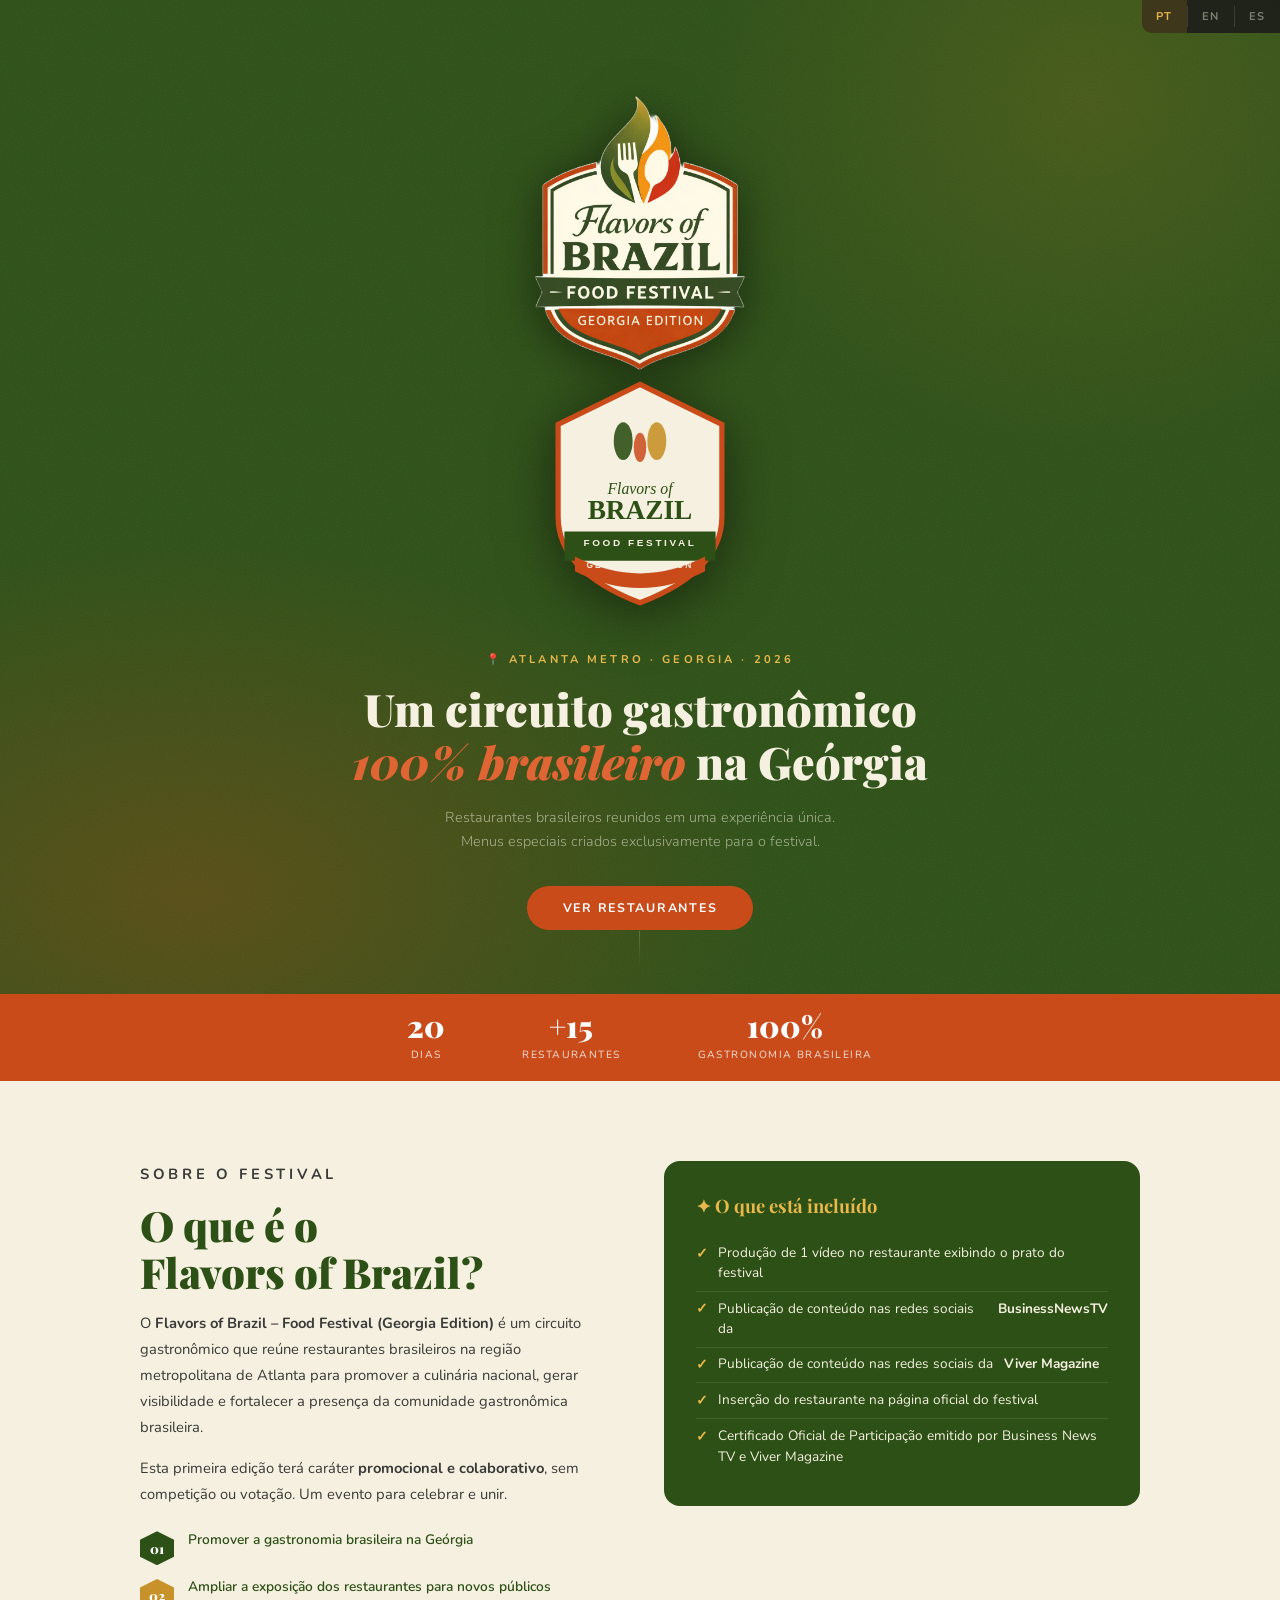
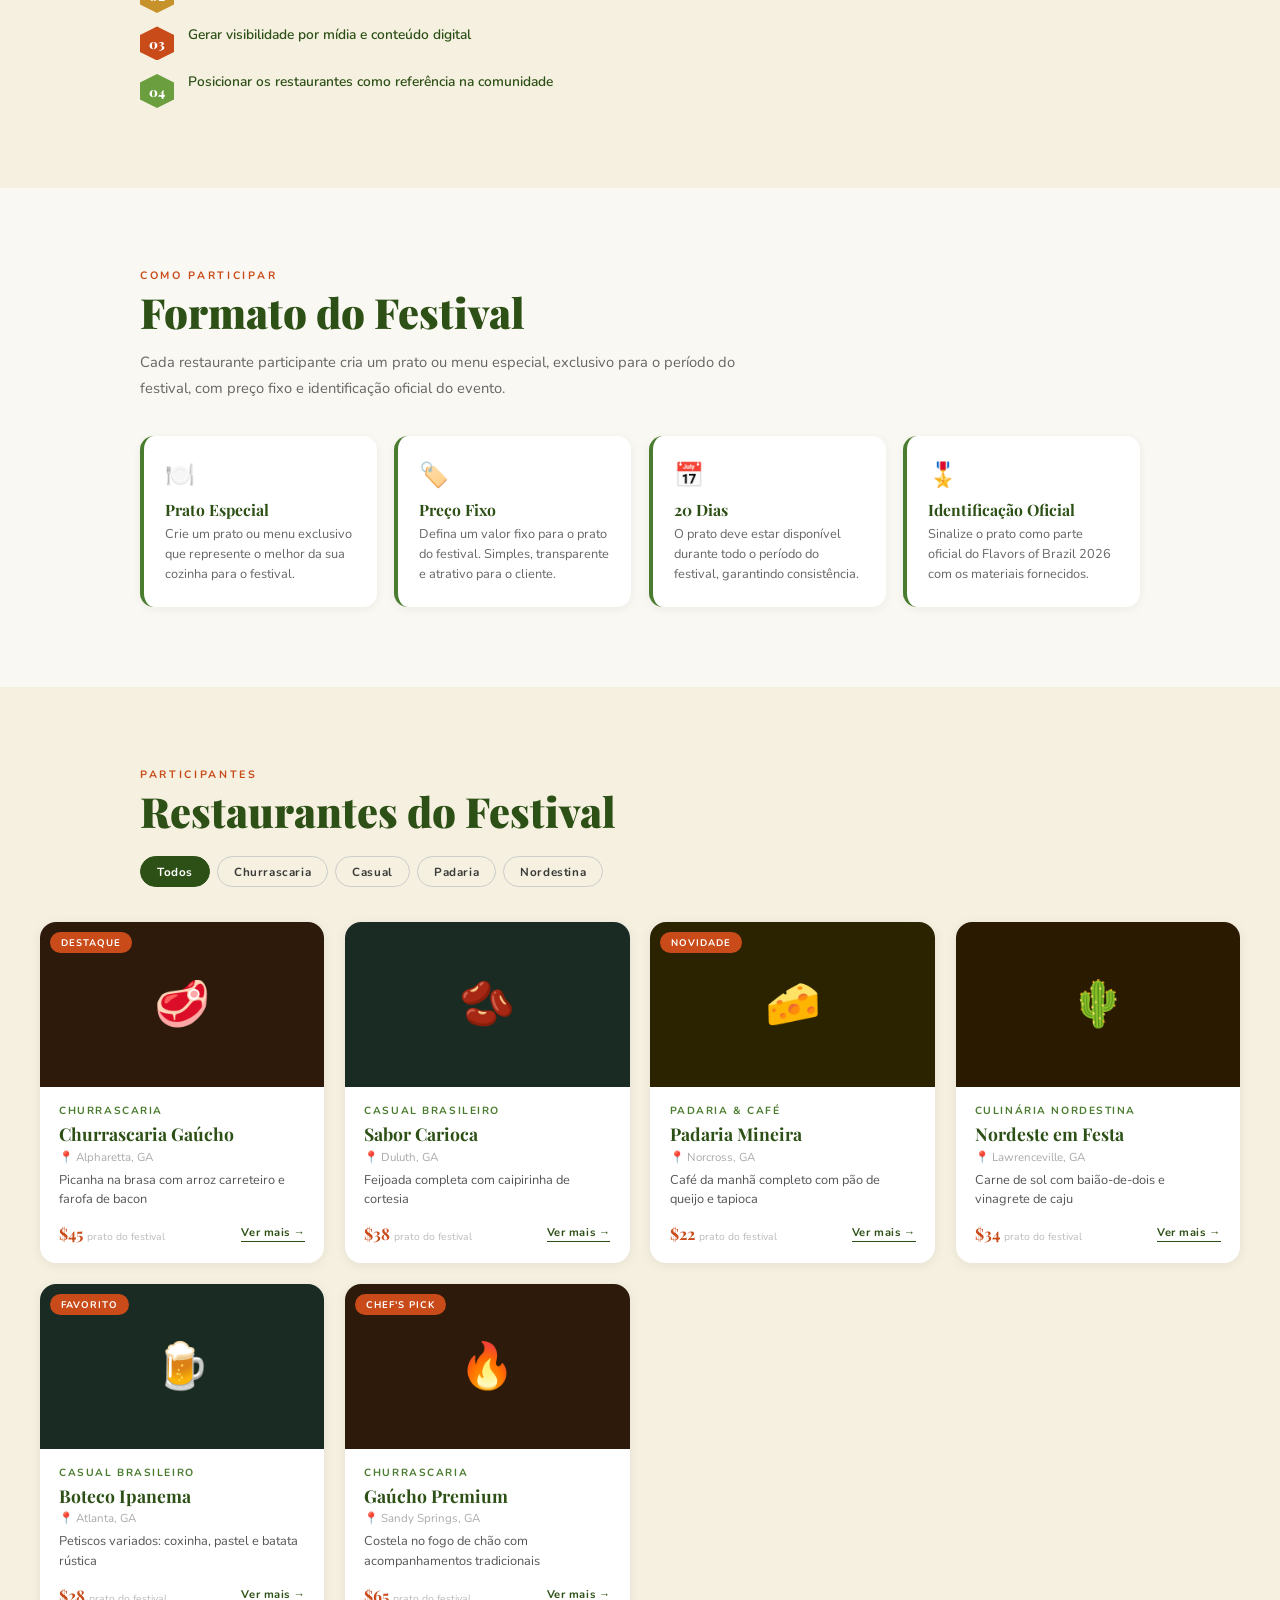
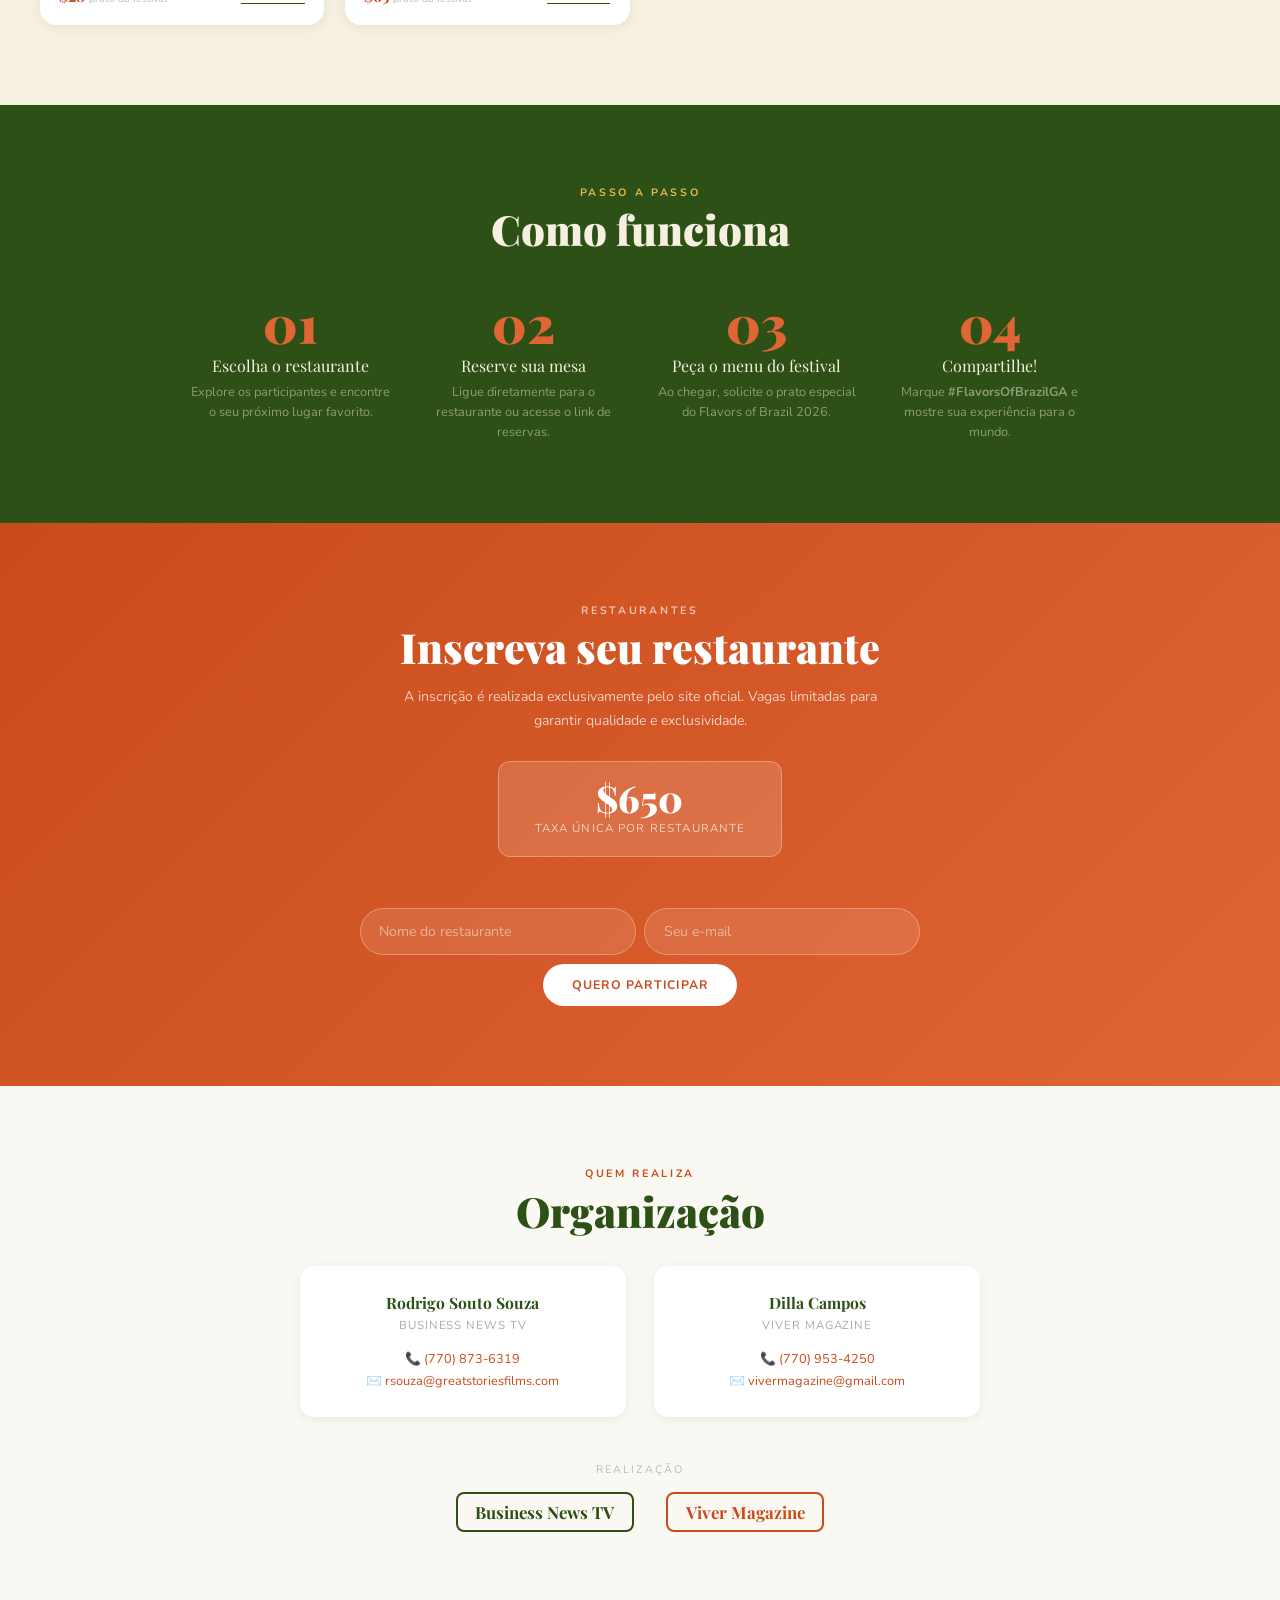
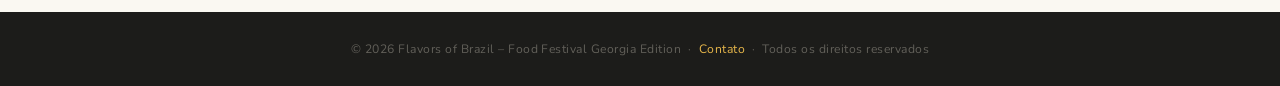
<file: index.html>
<!DOCTYPE html>
<html lang="pt">
<head>
<meta charset="UTF-8"/>
<meta name="viewport" content="width=device-width, initial-scale=1.0"/>
<title>Flavors of Brazil – Food Festival Georgia Edition 2026</title>
<link href="https://fonts.googleapis.com/css2?family=Playfair+Display:ital,wght@0,700;0,900;1,400;1,700&family=Nunito:wght@300;400;600;700&display=swap" rel="stylesheet"/>
<style>
:root {
  --green-dark:  #2d5016;
  --green-mid:   #4a7c2f;
  --green-light: #6a9e3f;
  --rust:        #c94b1a;
  --rust-light:  #e06535;
  --gold:        #c8922a;
  --gold-light:  #e8b84b;
  --cream:       #f5f0e0;
  --warm-white:  #faf8f2;
  --charcoal:    #1c1c1a;
  --text-body:   #3a3a38;
}
*{margin:0;padding:0;box-sizing:border-box;}
body{font-family:'Nunito',sans-serif;background:var(--warm-white);color:var(--text-body);overflow-x:hidden;}

/* LANG BAR */
.lang-bar{position:fixed;top:0;right:0;z-index:1000;display:flex;background:rgba(28,28,26,.88);backdrop-filter:blur(8px);border-radius:0 0 0 10px;overflow:hidden;}
.lang-btn{background:none;border:none;color:rgba(245,240,224,.45);font-family:'Nunito',sans-serif;font-size:.7rem;font-weight:700;letter-spacing:.1em;text-transform:uppercase;padding:.55rem .9rem;cursor:pointer;transition:color .2s,background .2s;}
.lang-btn:hover{color:var(--gold-light);}
.lang-btn.active{color:var(--gold-light);background:rgba(200,146,42,.18);}
.lang-sep{width:1px;background:rgba(255,255,255,.12);margin:.35rem 0;}

/* HERO */
.hero{min-height:100vh;background:var(--green-dark);display:flex;flex-direction:column;align-items:center;justify-content:center;position:relative;overflow:hidden;padding:6rem 2rem 4rem;}
.hero::before{content:'';position:absolute;inset:0;opacity:.07;background-image:url("data:image/svg+xml,%3Csvg viewBox='0 0 200 200' xmlns='http://www.w3.org/2000/svg'%3E%3Cfilter id='n'%3E%3CfeTurbulence type='fractalNoise' baseFrequency='.85' numOctaves='4' stitchTiles='stitch'/%3E%3C/filter%3E%3Crect width='100%25' height='100%25' filter='url(%23n)'/%3E%3C/svg%3E");background-size:200px;}
.hero::after{content:'';position:absolute;inset:0;background:radial-gradient(ellipse 70% 55% at 15% 90%,rgba(201,75,26,.28) 0%,transparent 65%),radial-gradient(ellipse 50% 60% at 85% 10%,rgba(200,146,42,.16) 0%,transparent 60%);}
.hero-inner{position:relative;z-index:1;text-align:center;animation:fadeUp .8s ease both;}
.hero-logo{width:clamp(150px,25vw,210px);margin:0 auto 1.8rem;animation:fadeUp .7s .15s ease both;}
.hero-eyebrow{font-size:.7rem;font-weight:700;letter-spacing:.28em;text-transform:uppercase;color:var(--gold-light);margin-bottom:1rem;animation:fadeUp .7s .2s ease both;}
.hero-headline{font-family:'Playfair Display',serif;font-size:clamp(1.55rem,4.2vw,2.8rem);font-weight:900;color:var(--cream);line-height:1.18;margin-bottom:.5rem;animation:fadeUp .7s .3s ease both;}
.hero-headline em{color:var(--rust-light);font-style:italic;}
.hero-sub{font-size:.9rem;font-weight:300;color:rgba(245,240,224,.58);margin:1.1rem 0 2rem;line-height:1.65;animation:fadeUp .7s .4s ease both;}
.hero-cta{display:inline-block;background:var(--rust);color:#fff;font-size:.78rem;font-weight:700;letter-spacing:.14em;text-transform:uppercase;text-decoration:none;padding:.85rem 2.2rem;border-radius:100px;transition:background .2s,transform .2s;animation:fadeUp .7s .5s ease both;}
.hero-cta:hover{background:var(--rust-light);transform:translateY(-2px);}
.scroll-hint{position:absolute;bottom:1.8rem;left:50%;transform:translateX(-50%);display:flex;flex-direction:column;align-items:center;gap:.35rem;color:rgba(245,240,224,.22);font-size:.62rem;letter-spacing:.2em;text-transform:uppercase;animation:bounce 2.2s ease-in-out infinite;}
.scroll-hint::after{content:'';display:block;width:1px;height:34px;background:linear-gradient(to bottom,rgba(245,240,224,.22),transparent);}

/* STATS */
.stats-strip{background:var(--rust);color:#fff;padding:1.1rem 2rem;display:flex;justify-content:center;gap:clamp(2rem,6vw,7rem);flex-wrap:wrap;}
.stat{text-align:center;}
.stat-num{font-family:'Playfair Display',serif;font-size:1.9rem;font-weight:900;display:block;line-height:1;}
.stat-label{font-size:.65rem;letter-spacing:.14em;text-transform:uppercase;opacity:.85;}

/* SECTION */
section{padding:5rem 2rem;}
.section-label{font-size:.67rem;letter-spacing:.25em;text-transform:uppercase;color:var(--rust);font-weight:700;margin-bottom:.4rem;}
.section-title{font-family:'Playfair Display',serif;font-size:clamp(1.7rem,3.8vw,2.6rem);font-weight:900;line-height:1.12;color:var(--green-dark);margin-bottom:.9rem;}
.section-intro{font-size:.92rem;color:#666;line-height:1.72;max-width:600px;}

/* ABOUT */
#sobre{background:var(--cream);}
.about-grid{display:grid;grid-template-columns:1fr 1fr;gap:3rem;max-width:1000px;margin:0 auto;align-items:start;}
@media(max-width:680px){.about-grid{grid-template-columns:1fr;}}
.about-text p{font-size:.92rem;line-height:1.78;color:var(--text-body);margin-bottom:.9rem;}
.objectives{margin-top:1.4rem;display:flex;flex-direction:column;gap:.75rem;}
.obj-item{display:flex;align-items:flex-start;gap:.85rem;}
.obj-hex{min-width:34px;height:34px;background:var(--green-dark);clip-path:polygon(50% 0%,100% 25%,100% 75%,50% 100%,0% 75%,0% 25%);display:grid;place-items:center;font-family:'Playfair Display',serif;font-size:.82rem;font-weight:900;color:#fff;flex-shrink:0;margin-top:.1rem;}
.obj-hex.gold{background:var(--gold);}
.obj-hex.rust{background:var(--rust);}
.obj-text{font-size:.86rem;line-height:1.5;font-weight:600;color:var(--green-dark);}
.included-box{background:var(--green-dark);border-radius:16px;padding:2rem;color:var(--cream);}
.included-box h3{font-family:'Playfair Display',serif;font-size:1.15rem;margin-bottom:1.1rem;color:var(--gold-light);}
.included-list{list-style:none;}
.included-list li{display:flex;align-items:flex-start;gap:.65rem;font-size:.85rem;line-height:1.52;padding:.42rem 0;border-bottom:1px solid rgba(245,240,224,.1);}
.included-list li:last-child{border-bottom:none;}
.included-list li::before{content:'✓';color:var(--gold-light);font-weight:700;flex-shrink:0;margin-top:.05rem;}

/* FORMAT */
#formato{background:var(--warm-white);}
.format-cards{display:grid;grid-template-columns:repeat(auto-fit,minmax(210px,1fr));gap:1.1rem;max-width:1000px;margin:2.2rem auto 0;}
.fcard{background:#fff;border-radius:14px;padding:1.4rem 1.3rem;border-left:4px solid var(--green-mid);box-shadow:0 2px 10px rgba(26,26,24,.06);}
.fcard-icon{font-size:1.5rem;margin-bottom:.5rem;}
.fcard-title{font-family:'Playfair Display',serif;font-size:.98rem;font-weight:700;color:var(--green-dark);margin-bottom:.35rem;}
.fcard-text{font-size:.8rem;line-height:1.55;color:#666;}

/* RESTAURANTS */
#restaurantes{background:var(--cream);}
.restaurants-header{max-width:1000px;margin:0 auto 2.2rem;}
.filter-bar{display:flex;gap:.45rem;flex-wrap:wrap;margin-top:1.3rem;}
.filter-btn{background:none;border:1.5px solid #ccc;color:var(--text-body);font-family:'Nunito',sans-serif;font-size:.73rem;font-weight:700;letter-spacing:.05em;padding:.42rem 1rem;border-radius:100px;cursor:pointer;transition:all .2s;}
.filter-btn:hover,.filter-btn.active{background:var(--green-dark);border-color:var(--green-dark);color:#fff;}
.cards-grid{display:grid;grid-template-columns:repeat(auto-fill,minmax(265px,1fr));gap:1.3rem;max-width:1200px;margin:0 auto;}
.card{background:#fff;border-radius:16px;overflow:hidden;box-shadow:0 2px 12px rgba(26,26,24,.07);transition:transform .25s,box-shadow .25s;}
.card:hover{transform:translateY(-5px);box-shadow:0 14px 36px rgba(26,26,24,.13);}
.card-img{height:165px;position:relative;overflow:hidden;background:var(--green-dark);}
.card-img-placeholder{width:100%;height:100%;display:grid;place-items:center;font-size:2.8rem;}
.card-badge{position:absolute;top:.6rem;left:.6rem;background:var(--rust);color:#fff;font-size:.6rem;font-weight:700;letter-spacing:.1em;text-transform:uppercase;padding:.26rem .7rem;border-radius:100px;}
.card-body{padding:1rem 1.2rem 1.2rem;}
.card-cuisine{font-size:.65rem;font-weight:700;letter-spacing:.15em;text-transform:uppercase;color:var(--green-mid);margin-bottom:.22rem;}
.card-name{font-family:'Playfair Display',serif;font-size:1.1rem;font-weight:700;color:var(--green-dark);margin-bottom:.22rem;}
.card-city{font-size:.72rem;color:#aaa;margin-bottom:.38rem;}
.card-dish{font-size:.8rem;color:#555;line-height:1.52;margin-bottom:.85rem;}
.card-footer{display:flex;justify-content:space-between;align-items:center;}
.card-price{font-family:'Playfair Display',serif;font-size:1rem;font-weight:700;color:var(--rust);}
.card-price small{font-size:.65rem;font-weight:400;color:#bbb;font-family:'Nunito',sans-serif;}
.card-link{font-size:.7rem;font-weight:700;color:var(--green-dark);text-decoration:none;letter-spacing:.05em;border-bottom:1.5px solid var(--green-dark);padding-bottom:1px;transition:color .2s,border-color .2s;}
.card-link:hover{color:var(--rust);border-color:var(--rust);}
.no-results{text-align:center;padding:3rem;color:#999;font-size:.92rem;grid-column:1/-1;}

/* HOW */
#como{background:var(--green-dark);}
#como .section-label{color:var(--gold-light);}
#como .section-title{color:var(--cream);}
.steps{display:grid;grid-template-columns:repeat(auto-fit,minmax(175px,1fr));gap:2rem;max-width:900px;margin:2.8rem auto 0;}
.step{text-align:center;}
.step-num{font-family:'Playfair Display',serif;font-size:3.2rem;font-weight:900;color:var(--rust-light);line-height:1;margin-bottom:.38rem;}
.step-title{font-family:'Playfair Display',serif;font-size:1rem;color:var(--cream);margin-bottom:.38rem;}
.step-text{font-size:.8rem;color:rgba(245,240,224,.48);line-height:1.58;}

/* SIGNUP */
#inscricao{background:linear-gradient(135deg,var(--rust) 0%,var(--rust-light) 100%);text-align:center;}
#inscricao .section-label{color:rgba(255,255,255,.65);}
#inscricao .section-title{color:#fff;}
.insc-box{max-width:560px;margin:0 auto;}
.insc-price{display:inline-block;background:rgba(255,255,255,.14);border:1.5px solid rgba(255,255,255,.28);border-radius:12px;padding:1.1rem 2.2rem;margin:1.8rem 0;}
.insc-price-num{font-family:'Playfair Display',serif;font-size:2.3rem;font-weight:900;color:#fff;display:block;line-height:1;}
.insc-price-label{font-size:.72rem;color:rgba(255,255,255,.68);letter-spacing:.1em;text-transform:uppercase;}
.insc-intro{font-size:.88rem;color:rgba(255,255,255,.72);line-height:1.68;max-width:480px;margin:0 auto;}
.insc-form{display:flex;gap:.55rem;flex-wrap:wrap;justify-content:center;margin-top:1.4rem;}
.insc-form input{flex:1;min-width:210px;padding:.82rem 1.15rem;border:1.5px solid rgba(255,255,255,.28);border-radius:100px;font-family:'Nunito',sans-serif;font-size:.88rem;background:rgba(255,255,255,.11);color:#fff;outline:none;transition:border-color .2s;}
.insc-form input::placeholder{color:rgba(255,255,255,.5);}
.insc-form input:focus{border-color:#fff;}
.insc-form button{background:#fff;color:var(--rust);border:none;border-radius:100px;font-family:'Nunito',sans-serif;font-size:.77rem;font-weight:700;letter-spacing:.1em;text-transform:uppercase;padding:.82rem 1.8rem;cursor:pointer;transition:opacity .2s;}
.insc-form button:hover{opacity:.88;}

/* ORG */
#organizacao{background:var(--warm-white);}
.org-grid{display:grid;grid-template-columns:1fr 1fr;gap:1.8rem;max-width:680px;margin:2rem auto 0;}
@media(max-width:520px){.org-grid{grid-template-columns:1fr;}}
.org-card{background:#fff;border-radius:14px;padding:1.6rem;box-shadow:0 2px 10px rgba(26,26,24,.07);text-align:center;}
.org-card-name{font-family:'Playfair Display',serif;font-size:.98rem;font-weight:700;color:var(--green-dark);margin-bottom:.28rem;}
.org-card-role{font-size:.72rem;color:#aaa;letter-spacing:.08em;text-transform:uppercase;}
.org-card-contact{margin-top:.9rem;font-size:.8rem;line-height:1.72;color:var(--text-body);}
.org-card-contact a{color:var(--rust);text-decoration:none;}
.org-card-contact a:hover{text-decoration:underline;}
.org-partners{text-align:center;margin-top:2.8rem;}
.org-partners p{font-size:.68rem;letter-spacing:.2em;text-transform:uppercase;color:#bbb;margin-bottom:.9rem;}
.partners-logos{display:flex;justify-content:center;gap:2rem;flex-wrap:wrap;align-items:center;}
.partner-tag{font-family:'Playfair Display',serif;font-size:1.05rem;font-weight:700;color:var(--green-dark);padding:.45rem 1.1rem;border:2px solid var(--green-dark);border-radius:8px;}
.partner-tag.viver{color:var(--rust);border-color:var(--rust);}

footer{background:var(--charcoal);color:rgba(245,240,224,.32);text-align:center;padding:1.8rem;font-size:.76rem;letter-spacing:.04em;}
footer a{color:var(--gold-light);text-decoration:none;}

@keyframes fadeUp{from{opacity:0;transform:translateY(20px);}to{opacity:1;transform:translateY(0);}}
@keyframes bounce{0%,100%{transform:translateX(-50%) translateY(0);}50%{transform:translateX(-50%) translateY(7px);}}
.reveal{opacity:0;transform:translateY(16px);transition:opacity .65s ease,transform .65s ease;}
.reveal.visible{opacity:1;transform:translateY(0);}
</style>
</head>
<body>

<!-- LANG -->
<div class="lang-bar">
  <button class="lang-btn active" onclick="setLang('pt')">PT</button>
  <div class="lang-sep"></div>
  <button class="lang-btn" onclick="setLang('en')">EN</button>
  <div class="lang-sep"></div>
  <button class="lang-btn" onclick="setLang('es')">ES</button>
</div>

<!-- HERO -->
<header class="hero">
  <div class="hero-inner">
    <div class="hero-logo">
      <img src="Logo_Draft_3.png" style="width:100%;filter:drop-shadow(0 6px 24px rgba(0,0,0,.5))">
      <svg viewBox="0 0 200 230" xmlns="http://www.w3.org/2000/svg" style="width:100%;filter:drop-shadow(0 8px 28px rgba(0,0,0,.5))">
        <path d="M100 8 L178 46 L178 134 Q178 186 100 216 Q22 186 22 134 L22 46 Z" fill="#f5f0e0" stroke="#c94b1a" stroke-width="5"/>
        <path d="M28 148 L172 148 L172 176 L28 176 Z" fill="#2d5016"/>
        <path d="M38 172 Q100 204 162 172 L162 186 Q100 218 38 186 Z" fill="#c94b1a"/>
        <!-- flame/fork motif -->
        <ellipse cx="84" cy="62" rx="9" ry="18" fill="#2d5016" opacity=".9"/>
        <ellipse cx="100" cy="55" rx="7" ry="22" fill="#f5f0e0"/>
        <ellipse cx="116" cy="62" rx="9" ry="18" fill="#c8922a" opacity=".9"/>
        <ellipse cx="100" cy="68" rx="6" ry="14" fill="#c94b1a" opacity=".85"/>
        <text x="100" y="112" text-anchor="middle" font-family="Georgia,serif" font-style="italic" font-size="15" fill="#2d5016">Flavors of</text>
        <text x="100" y="136" text-anchor="middle" font-family="Georgia,serif" font-weight="900" font-size="26" fill="#2d5016">BRAZIL</text>
        <text x="100" y="162" text-anchor="middle" font-family="Arial,sans-serif" font-weight="700" font-size="9.5" fill="#f5f0e0" letter-spacing="2.5">FOOD FESTIVAL</text>
        <text x="100" y="183" text-anchor="middle" font-family="Arial,sans-serif" font-weight="700" font-size="8" fill="#f5f0e0" letter-spacing="2">GEORGIA EDITION</text>
      </svg>
    </div>
    <p class="hero-eyebrow" data-i18n="hero_eyebrow">📍 Atlanta Metro · Georgia · 2026</p>
    <h1 class="hero-headline" data-i18n="hero_headline">Um circuito gastronômico<br><em>100% brasileiro</em> na Geórgia</h1>
    <p class="hero-sub" data-i18n="hero_sub">Restaurantes brasileiros reunidos em uma experiência única.<br>Menus especiais criados exclusivamente para o festival.</p>
    <a href="#restaurantes" class="hero-cta" data-i18n="hero_cta">Ver Restaurantes</a>
  </div>
  <div class="scroll-hint">scroll</div>
</header>

<!-- STATS -->
<div class="stats-strip">
  <div class="stat"><span class="stat-num">20</span><span class="stat-label" data-i18n="stat_days">Dias</span></div>
  <div class="stat"><span class="stat-num">+15</span><span class="stat-label" data-i18n="stat_rest">Restaurantes</span></div>
  <div class="stat"><span class="stat-num">100%</span><span class="stat-label" data-i18n="stat_br">Gastronomia Brasileira</span></div>
</div>

<!-- SOBRE -->
<section id="sobre">
  <div class="about-grid reveal">
    <div class="about-text">
      <p class="section-label" data-i18n="sobre_label">Sobre o Festival</p>
      <h2 class="section-title" data-i18n="sobre_title">O que é o<br>Flavors of Brazil?</h2>
      <p data-i18n="sobre_p1">O <strong>Flavors of Brazil – Food Festival (Georgia Edition)</strong> é um circuito gastronômico que reúne restaurantes brasileiros na região metropolitana de Atlanta para promover a culinária nacional, gerar visibilidade e fortalecer a presença da comunidade gastronômica brasileira.</p>
      <p data-i18n="sobre_p2">Esta primeira edição terá caráter <strong>promocional e colaborativo</strong>, sem competição ou votação. Um evento para celebrar e unir.</p>
      <div class="objectives">
        <div class="obj-item"><div class="obj-hex">01</div><div class="obj-text" data-i18n="obj1">Promover a gastronomia brasileira na Geórgia</div></div>
        <div class="obj-item"><div class="obj-hex gold">02</div><div class="obj-text" data-i18n="obj2">Ampliar a exposição dos restaurantes para novos públicos</div></div>
        <div class="obj-item"><div class="obj-hex rust">03</div><div class="obj-text" data-i18n="obj3">Gerar visibilidade por mídia e conteúdo digital</div></div>
        <div class="obj-item"><div class="obj-hex" style="background:var(--green-light)">04</div><div class="obj-text" data-i18n="obj4">Posicionar os restaurantes como referência na comunidade</div></div>
      </div>
    </div>
    <div class="included-box">
      <h3 data-i18n="included_title">✦ O que está incluído</h3>
      <ul class="included-list">
        <li data-i18n="inc1">Produção de 1 vídeo no restaurante exibindo o prato do festival</li>
        <li data-i18n="inc2">Publicação de conteúdo nas redes sociais da <strong>BusinessNewsTV</strong></li>
        <li data-i18n="inc3">Publicação de conteúdo nas redes sociais da <strong>Viver Magazine</strong></li>
        <li data-i18n="inc4">Inserção do restaurante na página oficial do festival</li>
        <li data-i18n="inc5">Certificado Oficial de Participação emitido por Business News TV e Viver Magazine</li>
      </ul>
    </div>
  </div>
</section>

<!-- FORMATO -->
<section id="formato">
  <div style="max-width:1000px;margin:0 auto;" class="reveal">
    <p class="section-label" data-i18n="formato_label">Como participar</p>
    <h2 class="section-title" data-i18n="formato_title">Formato do Festival</h2>
    <p class="section-intro" data-i18n="formato_intro">Cada restaurante participante cria um prato ou menu especial, exclusivo para o período do festival, com preço fixo e identificação oficial do evento.</p>
    <div class="format-cards">
      <div class="fcard"><div class="fcard-icon">🍽️</div><div class="fcard-title" data-i18n="fc1_title">Prato Especial</div><p class="fcard-text" data-i18n="fc1_text">Crie um prato ou menu exclusivo que represente o melhor da sua cozinha para o festival.</p></div>
      <div class="fcard"><div class="fcard-icon">🏷️</div><div class="fcard-title" data-i18n="fc2_title">Preço Fixo</div><p class="fcard-text" data-i18n="fc2_text">Defina um valor fixo para o prato do festival. Simples, transparente e atrativo para o cliente.</p></div>
      <div class="fcard"><div class="fcard-icon">📅</div><div class="fcard-title" data-i18n="fc3_title">20 Dias</div><p class="fcard-text" data-i18n="fc3_text">O prato deve estar disponível durante todo o período do festival, garantindo consistência.</p></div>
      <div class="fcard"><div class="fcard-icon">🎖️</div><div class="fcard-title" data-i18n="fc4_title">Identificação Oficial</div><p class="fcard-text" data-i18n="fc4_text">Sinalize o prato como parte oficial do Flavors of Brazil 2026 com os materiais fornecidos.</p></div>
    </div>
  </div>
</section>

<!-- RESTAURANTES -->
<section id="restaurantes">
  <div class="restaurants-header reveal">
    <p class="section-label" data-i18n="rest_label">Participantes</p>
    <h2 class="section-title" data-i18n="rest_title">Restaurantes do Festival</h2>
    <div class="filter-bar">
      <button class="filter-btn active" data-filter="all" data-i18n="filter_all">Todos</button>
      <button class="filter-btn" data-filter="churrascaria">Churrascaria</button>
      <button class="filter-btn" data-filter="casual">Casual</button>
      <button class="filter-btn" data-filter="padaria">Padaria</button>
      <button class="filter-btn" data-filter="nordestina">Nordestina</button>
    </div>
  </div>
  <div class="cards-grid" id="cards-grid"></div>
</section>

<!-- COMO FUNCIONA -->
<section id="como">
  <div style="max-width:900px;margin:0 auto;text-align:center;" class="reveal">
    <p class="section-label" data-i18n="como_label">Passo a passo</p>
    <h2 class="section-title" data-i18n="como_title">Como funciona</h2>
  </div>
  <div class="steps reveal">
    <div class="step"><div class="step-num">01</div><div class="step-title" data-i18n="step1_title">Escolha o restaurante</div><p class="step-text" data-i18n="step1_text">Explore os participantes e encontre o seu próximo lugar favorito.</p></div>
    <div class="step"><div class="step-num">02</div><div class="step-title" data-i18n="step2_title">Reserve sua mesa</div><p class="step-text" data-i18n="step2_text">Ligue diretamente para o restaurante ou acesse o link de reservas.</p></div>
    <div class="step"><div class="step-num">03</div><div class="step-title" data-i18n="step3_title">Peça o menu do festival</div><p class="step-text" data-i18n="step3_text">Ao chegar, solicite o prato especial do Flavors of Brazil 2026.</p></div>
    <div class="step"><div class="step-num">04</div><div class="step-title" data-i18n="step4_title">Compartilhe!</div><p class="step-text" data-i18n="step4_text">Marque <strong>#FlavorsOfBrazilGA</strong> e mostre sua experiência para o mundo.</p></div>
  </div>
</section>

<!-- INSCRIÇÃO -->
<section id="inscricao">
  <div class="insc-box reveal">
    <p class="section-label" data-i18n="insc_label">Restaurantes</p>
    <h2 class="section-title" data-i18n="insc_title">Inscreva seu restaurante</h2>
    <p class="insc-intro" data-i18n="insc_intro">A inscrição é realizada exclusivamente pelo site oficial. Vagas limitadas para garantir qualidade e exclusividade.</p>
    <div class="insc-price">
      <span class="insc-price-num">$650</span>
      <span class="insc-price-label" data-i18n="insc_price_label">taxa única por restaurante</span>
    </div>
    <div class="insc-form">
      <input type="text" data-placeholder-i18n="insc_name" placeholder="Nome do restaurante"/>
      <input type="email" data-placeholder-i18n="insc_email" placeholder="Seu e-mail"/>
      <button type="button" data-i18n="insc_btn">Quero participar</button>
    </div>
  </div>
</section>

<!-- ORGANIZAÇÃO -->
<section id="organizacao">
  <div style="max-width:800px;margin:0 auto;text-align:center;" class="reveal">
    <p class="section-label" data-i18n="org_label">Quem realiza</p>
    <h2 class="section-title" data-i18n="org_title">Organização</h2>
  </div>
  <div class="org-grid reveal">
    <div class="org-card">
      <div class="org-card-name">Rodrigo Souto Souza</div>
      <div class="org-card-role" data-i18n="org_role1">Business News TV</div>
      <div class="org-card-contact">📞 <a href="tel:7708736319">(770) 873-6319</a><br>✉️ <a href="mailto:rsouza@greatstoriesfilms.com">rsouza@greatstoriesfilms.com</a></div>
    </div>
    <div class="org-card">
      <div class="org-card-name">Dilla Campos</div>
      <div class="org-card-role" data-i18n="org_role2">Viver Magazine</div>
      <div class="org-card-contact">📞 <a href="tel:7709534250">(770) 953-4250</a><br>✉️ <a href="mailto:vivermagazine@gmail.com">vivermagazine@gmail.com</a></div>
    </div>
  </div>
  <div class="org-partners reveal">
    <p data-i18n="org_partners_label">Realização</p>
    <div class="partners-logos">
      <div class="partner-tag">Business News TV</div>
      <div class="partner-tag viver">Viver Magazine</div>
    </div>
  </div>
</section>

<footer>
  <p>© 2026 Flavors of Brazil – Food Festival Georgia Edition &nbsp;·&nbsp;
    <a href="mailto:rsouza@greatstoriesfilms.com" data-i18n="footer_contact">Contato</a> &nbsp;·&nbsp;
    <span data-i18n="footer_rights">Todos os direitos reservados</span>
  </p>
</footer>

<script>
/* ══════════════════════════════════════
   DADOS DOS RESTAURANTES
   → Edite aqui para adicionar novos!
══════════════════════════════════════ */
const restaurants = [
  { name:"Churrascaria Gaúcho", cuisine:"Churrascaria", category:"churrascaria", city:"Alpharetta, GA", dish:"Picanha na brasa com arroz carreteiro e farofa de bacon", price:"$45", priceLabel:"prato do festival", emoji:"🥩", badge:"Destaque", url:"#" },
  { name:"Sabor Carioca", cuisine:"Casual Brasileiro", category:"casual", city:"Duluth, GA", dish:"Feijoada completa com caipirinha de cortesia", price:"$38", priceLabel:"prato do festival", emoji:"🫘", badge:null, url:"#" },
  { name:"Padaria Mineira", cuisine:"Padaria & Café", category:"padaria", city:"Norcross, GA", dish:"Café da manhã completo com pão de queijo e tapioca", price:"$22", priceLabel:"prato do festival", emoji:"🧀", badge:"Novidade", url:"#" },
  { name:"Nordeste em Festa", cuisine:"Culinária Nordestina", category:"nordestina", city:"Lawrenceville, GA", dish:"Carne de sol com baião-de-dois e vinagrete de caju", price:"$34", priceLabel:"prato do festival", emoji:"🌵", badge:null, url:"#" },
  { name:"Boteco Ipanema", cuisine:"Casual Brasileiro", category:"casual", city:"Atlanta, GA", dish:"Petiscos variados: coxinha, pastel e batata rústica", price:"$28", priceLabel:"prato do festival", emoji:"🍺", badge:"Favorito", url:"#" },
  { name:"Gaúcho Premium", cuisine:"Churrascaria", category:"churrascaria", city:"Sandy Springs, GA", dish:"Costela no fogo de chão com acompanhamentos tradicionais", price:"$65", priceLabel:"prato do festival", emoji:"🔥", badge:"Chef's Pick", url:"#" }
];

function bgColor(c){return{churrascaria:'#2d1a0a',casual:'#1a2b23',padaria:'#2b2200',nordestina:'#2a1a00'}[c]||'#1a1a18';}

function renderCards(filter='all'){
  const grid=document.getElementById('cards-grid');
  const list=filter==='all'?restaurants:restaurants.filter(r=>r.category===filter);
  if(!list.length){grid.innerHTML='<p class="no-results">Nenhum restaurante nesta categoria ainda.</p>';return;}
  grid.innerHTML=list.map(r=>`
    <div class="card">
      <div class="card-img">
        <div class="card-img-placeholder" style="background:${bgColor(r.category)}">${r.emoji}</div>
        ${r.badge?`<span class="card-badge">${r.badge}</span>`:''}
      </div>
      <div class="card-body">
        <p class="card-cuisine">${r.cuisine}</p>
        <h3 class="card-name">${r.name}</h3>
        <p class="card-city">📍 ${r.city}</p>
        <p class="card-dish">${r.dish}</p>
        <div class="card-footer">
          <div class="card-price">${r.price} <small>${r.priceLabel}</small></div>
          <a href="${r.url}" class="card-link">Ver mais →</a>
        </div>
      </div>
    </div>`).join('');
}

document.querySelectorAll('.filter-btn').forEach(btn=>{
  btn.addEventListener('click',()=>{
    document.querySelectorAll('.filter-btn').forEach(b=>b.classList.remove('active'));
    btn.classList.add('active');
    renderCards(btn.dataset.filter);
  });
});
renderCards();

// scroll reveal
const obs=new IntersectionObserver(entries=>entries.forEach(e=>{if(e.isIntersecting)e.target.classList.add('visible');}),{threshold:.1});
document.querySelectorAll('.reveal').forEach(el=>obs.observe(el));

// smooth scroll
document.querySelector('.hero-cta').addEventListener('click',e=>{e.preventDefault();document.querySelector('#restaurantes').scrollIntoView({behavior:'smooth'});});

/* ══════════════════════════════════════
   TRADUÇÕES — PT / EN / ES
══════════════════════════════════════ */
const i18n={
pt:{
  hero_eyebrow:"📍 Atlanta Metro · Georgia · 2026",
  hero_headline:"Um circuito gastronômico<br><em>100% brasileiro</em> na Geórgia",
  hero_sub:"Restaurantes brasileiros reunidos em uma experiência única.<br>Menus especiais criados exclusivamente para o festival.",
  hero_cta:"Ver Restaurantes",
  stat_days:"Dias",stat_rest:"Restaurantes",stat_fee:"Taxa única",stat_br:"Gastronomia Brasileira",
  sobre_label:"Sobre o Festival",sobre_title:"O que é o<br>Flavors of Brazil?",
  sobre_p1:"O <strong>Flavors of Brazil – Food Festival (Georgia Edition)</strong> é um circuito gastronômico que reúne restaurantes brasileiros na região metropolitana de Atlanta para promover a culinária nacional, gerar visibilidade e fortalecer a presença da comunidade gastronômica brasileira.",
  sobre_p2:"Esta primeira edição terá caráter <strong>promocional e colaborativo</strong>, sem competição ou votação. Um evento para celebrar e unir.",
  obj1:"Promover a gastronomia brasileira na Geórgia",obj2:"Ampliar a exposição dos restaurantes para novos públicos",obj3:"Gerar visibilidade por mídia e conteúdo digital",obj4:"Posicionar os restaurantes como referência na comunidade",
  included_title:"✦ O que está incluído",
  inc1:"Produção de 1 vídeo no restaurante exibindo o prato do festival",inc2:"Publicação de conteúdo nas redes sociais da <strong>BusinessNewsTV</strong>",inc3:"Publicação de conteúdo nas redes sociais da <strong>Viver Magazine</strong>",inc4:"Inserção do restaurante na página oficial do festival",inc5:"Certificado Oficial de Participação emitido por Business News TV e Viver Magazine",
  formato_label:"Como participar",formato_title:"Formato do Festival",formato_intro:"Cada restaurante participante cria um prato ou menu especial, exclusivo para o período do festival, com preço fixo e identificação oficial do evento.",
  fc1_title:"Prato Especial",fc1_text:"Crie um prato ou menu exclusivo que represente o melhor da sua cozinha para o festival.",fc2_title:"Preço Fixo",fc2_text:"Defina um valor fixo para o prato do festival. Simples, transparente e atrativo.",fc3_title:"20 Dias",fc3_text:"O prato deve estar disponível durante todo o período do festival, garantindo consistência.",fc4_title:"Identificação Oficial",fc4_text:"Sinalize o prato como parte oficial do Flavors of Brazil 2026 com os materiais fornecidos.",
  rest_label:"Participantes",rest_title:"Restaurantes do Festival",filter_all:"Todos",
  como_label:"Passo a passo",como_title:"Como funciona",
  step1_title:"Escolha o restaurante",step1_text:"Explore os participantes e encontre o seu próximo lugar favorito.",step2_title:"Reserve sua mesa",step2_text:"Ligue diretamente para o restaurante ou acesse o link de reservas.",step3_title:"Peça o menu do festival",step3_text:"Ao chegar, solicite o prato especial do Flavors of Brazil 2026.",step4_title:"Compartilhe!",step4_text:"Marque <strong>#FlavorsOfBrazilGA</strong> e mostre sua experiência para o mundo.",
  insc_label:"Restaurantes",insc_title:"Inscreva seu restaurante",insc_intro:"A inscrição é realizada exclusivamente pelo site oficial. Vagas limitadas para garantir qualidade e exclusividade.",insc_price_label:"taxa única por restaurante",insc_name:"Nome do restaurante",insc_email:"Seu e-mail",insc_btn:"Quero participar",
  org_label:"Quem realiza",org_title:"Organização",org_role1:"Business News TV",org_role2:"Viver Magazine",org_partners_label:"Realização",
  footer_contact:"Contato",footer_rights:"Todos os direitos reservados"
},
en:{
  hero_eyebrow:"📍 Atlanta Metro · Georgia · 2026",
  hero_headline:"A Brazilian culinary circuit<br><em>right here in Georgia</em>",
  hero_sub:"Brazilian restaurants united in a one-of-a-kind experience.<br>Special menus created exclusively for the festival.",
  hero_cta:"See Restaurants",
  stat_days:"Days",stat_rest:"Restaurants",stat_fee:"One-time fee",stat_br:"Brazilian Cuisine",
  sobre_label:"About",sobre_title:"What is<br>Flavors of Brazil?",
  sobre_p1:"<strong>Flavors of Brazil – Food Festival (Georgia Edition)</strong> is a culinary circuit that brings together Brazilian restaurants in the Atlanta metro area to promote national cuisine, generate visibility, and strengthen the Brazilian food community.",
  sobre_p2:"This inaugural edition is <strong>promotional and collaborative</strong> — no competition, no voting. An event to celebrate and unite.",
  obj1:"Promote Brazilian gastronomy in Georgia",obj2:"Expand restaurant exposure to new audiences",obj3:"Generate visibility through media and digital content",obj4:"Position restaurants as community references",
  included_title:"✦ What's included",
  inc1:"Production of 1 video at the restaurant showcasing the festival dish",inc2:"Content publication on <strong>BusinessNewsTV</strong> social media",inc3:"Content publication on <strong>Viver Magazine</strong> social media",inc4:"Restaurant listing on the official festival website",inc5:"Official Participation Certificate issued by Business News TV and Viver Magazine",
  formato_label:"How to participate",formato_title:"Festival Format",formato_intro:"Each participating restaurant creates a special dish or menu, exclusive to the festival period, with a fixed price and official event identification.",
  fc1_title:"Special Dish",fc1_text:"Create an exclusive dish or menu that showcases the best of your kitchen.",fc2_title:"Fixed Price",fc2_text:"Set a fixed price for your festival dish. Simple, transparent, and attractive.",fc3_title:"20 Days",fc3_text:"The dish must be available throughout the entire festival period, ensuring consistency.",fc4_title:"Official Badge",fc4_text:"Mark the dish as officially part of Flavors of Brazil 2026 using provided materials.",
  rest_label:"Participants",rest_title:"Festival Restaurants",filter_all:"All",
  como_label:"Step by step",como_title:"How it works",
  step1_title:"Choose a restaurant",step1_text:"Browse the participants and find your next favorite spot.",step2_title:"Reserve your table",step2_text:"Call the restaurant directly or use the reservation link.",step3_title:"Order the festival menu",step3_text:"When you arrive, ask for the special Flavors of Brazil 2026 dish.",step4_title:"Share it!",step4_text:"Tag <strong>#FlavorsOfBrazilGA</strong> and show the world your experience.",
  insc_label:"Restaurants",insc_title:"Register your restaurant",insc_intro:"Registration is done exclusively through the official website. Limited spots to ensure quality and exclusivity.",insc_price_label:"one-time fee per restaurant",insc_name:"Restaurant name",insc_email:"Your email",insc_btn:"I want to join",
  org_label:"Organized by",org_title:"Organization",org_role1:"Business News TV",org_role2:"Viver Magazine",org_partners_label:"Presented by",
  footer_contact:"Contact",footer_rights:"All rights reserved"
},
es:{
  hero_eyebrow:"📍 Atlanta Metro · Georgia · 2026",
  hero_headline:"Un circuito gastronómico<br><em>100% brasileño</em> en Georgia",
  hero_sub:"Restaurantes brasileños reunidos en una experiencia única.<br>Menús especiales creados exclusivamente para el festival.",
  hero_cta:"Ver Restaurantes",
  stat_days:"Días",stat_rest:"Restaurantes",stat_fee:"Tasa única",stat_br:"Gastronomía Brasileña",
  sobre_label:"Sobre el Festival",sobre_title:"¿Qué es<br>Flavors of Brazil?",
  sobre_p1:"<strong>Flavors of Brazil – Food Festival (Georgia Edition)</strong> es un circuito gastronómico que reúne restaurantes brasileños en el área metropolitana de Atlanta para promover la cocina nacional, generar visibilidad y fortalecer la comunidad gastronómica brasileña.",
  sobre_p2:"Esta primera edición tiene carácter <strong>promocional y colaborativo</strong>, sin competencia ni votación. Un evento para celebrar y unir.",
  obj1:"Promover la gastronomía brasileña en Georgia",obj2:"Ampliar la exposición de los restaurantes a nuevos públicos",obj3:"Generar visibilidad a través de medios y contenido digital",obj4:"Posicionar los restaurantes como referentes en la comunidad",
  included_title:"✦ Qué está incluido",
  inc1:"Producción de 1 video en el restaurante mostrando el plato del festival",inc2:"Publicación de contenido en las redes sociales de <strong>BusinessNewsTV</strong>",inc3:"Publicación de contenido en las redes sociales de <strong>Viver Magazine</strong>",inc4:"Inclusión del restaurante en la página oficial del festival",inc5:"Certificado Oficial de Participación emitido por Business News TV y Viver Magazine",
  formato_label:"Cómo participar",formato_title:"Formato del Festival",formato_intro:"Cada restaurante participante crea un plato o menú especial, exclusivo para el período del festival, con precio fijo e identificación oficial.",
  fc1_title:"Plato Especial",fc1_text:"Crea un plato o menú exclusivo que represente lo mejor de tu cocina.",fc2_title:"Precio Fijo",fc2_text:"Define un precio fijo para el plato del festival. Simple, transparente y atractivo.",fc3_title:"20 Días",fc3_text:"El plato debe estar disponible durante todo el período del festival.",fc4_title:"Identificación Oficial",fc4_text:"Señala el plato como parte oficial de Flavors of Brazil 2026 con los materiales provistos.",
  rest_label:"Participantes",rest_title:"Restaurantes del Festival",filter_all:"Todos",
  como_label:"Paso a paso",como_title:"Cómo funciona",
  step1_title:"Elige el restaurante",step1_text:"Explora los participantes y encuentra tu próximo lugar favorito.",step2_title:"Reserva tu mesa",step2_text:"Llama directamente al restaurante o usa el enlace de reservas.",step3_title:"Pide el menú del festival",step3_text:"Al llegar, solicita el plato especial de Flavors of Brazil 2026.",step4_title:"¡Comparte!",step4_text:"Etiqueta <strong>#FlavorsOfBrazilGA</strong> y muestra tu experiencia al mundo.",
  insc_label:"Restaurantes",insc_title:"Inscribe tu restaurante",insc_intro:"La inscripción se realiza exclusivamente a través del sitio oficial. Cupos limitados para garantizar calidad y exclusividad.",insc_price_label:"tasa única por restaurante",insc_name:"Nombre del restaurante",insc_email:"Tu correo electrónico",insc_btn:"Quiero participar",
  org_label:"Quiénes organizan",org_title:"Organización",org_role1:"Business News TV",org_role2:"Viver Magazine",org_partners_label:"Presentado por",
  footer_contact:"Contacto",footer_rights:"Todos los derechos reservados"
}
};

function setLang(lang){
  document.documentElement.lang=lang;
  document.querySelectorAll('.lang-btn').forEach(b=>b.classList.remove('active'));
  document.querySelector(`.lang-btn[onclick="setLang('${lang}')"]`).classList.add('active');
  const t=i18n[lang];
  document.querySelectorAll('[data-i18n]').forEach(el=>{const k=el.dataset.i18n;if(t[k]!==undefined)el.innerHTML=t[k];});
  document.querySelectorAll('[data-placeholder-i18n]').forEach(el=>{const k=el.dataset.placeholderI18n;if(t[k]!==undefined)el.placeholder=t[k];});
  document.querySelector('.filter-btn[data-filter="all"]').textContent=t.filter_all;
}
</script>
</body>
</html>
</file>
